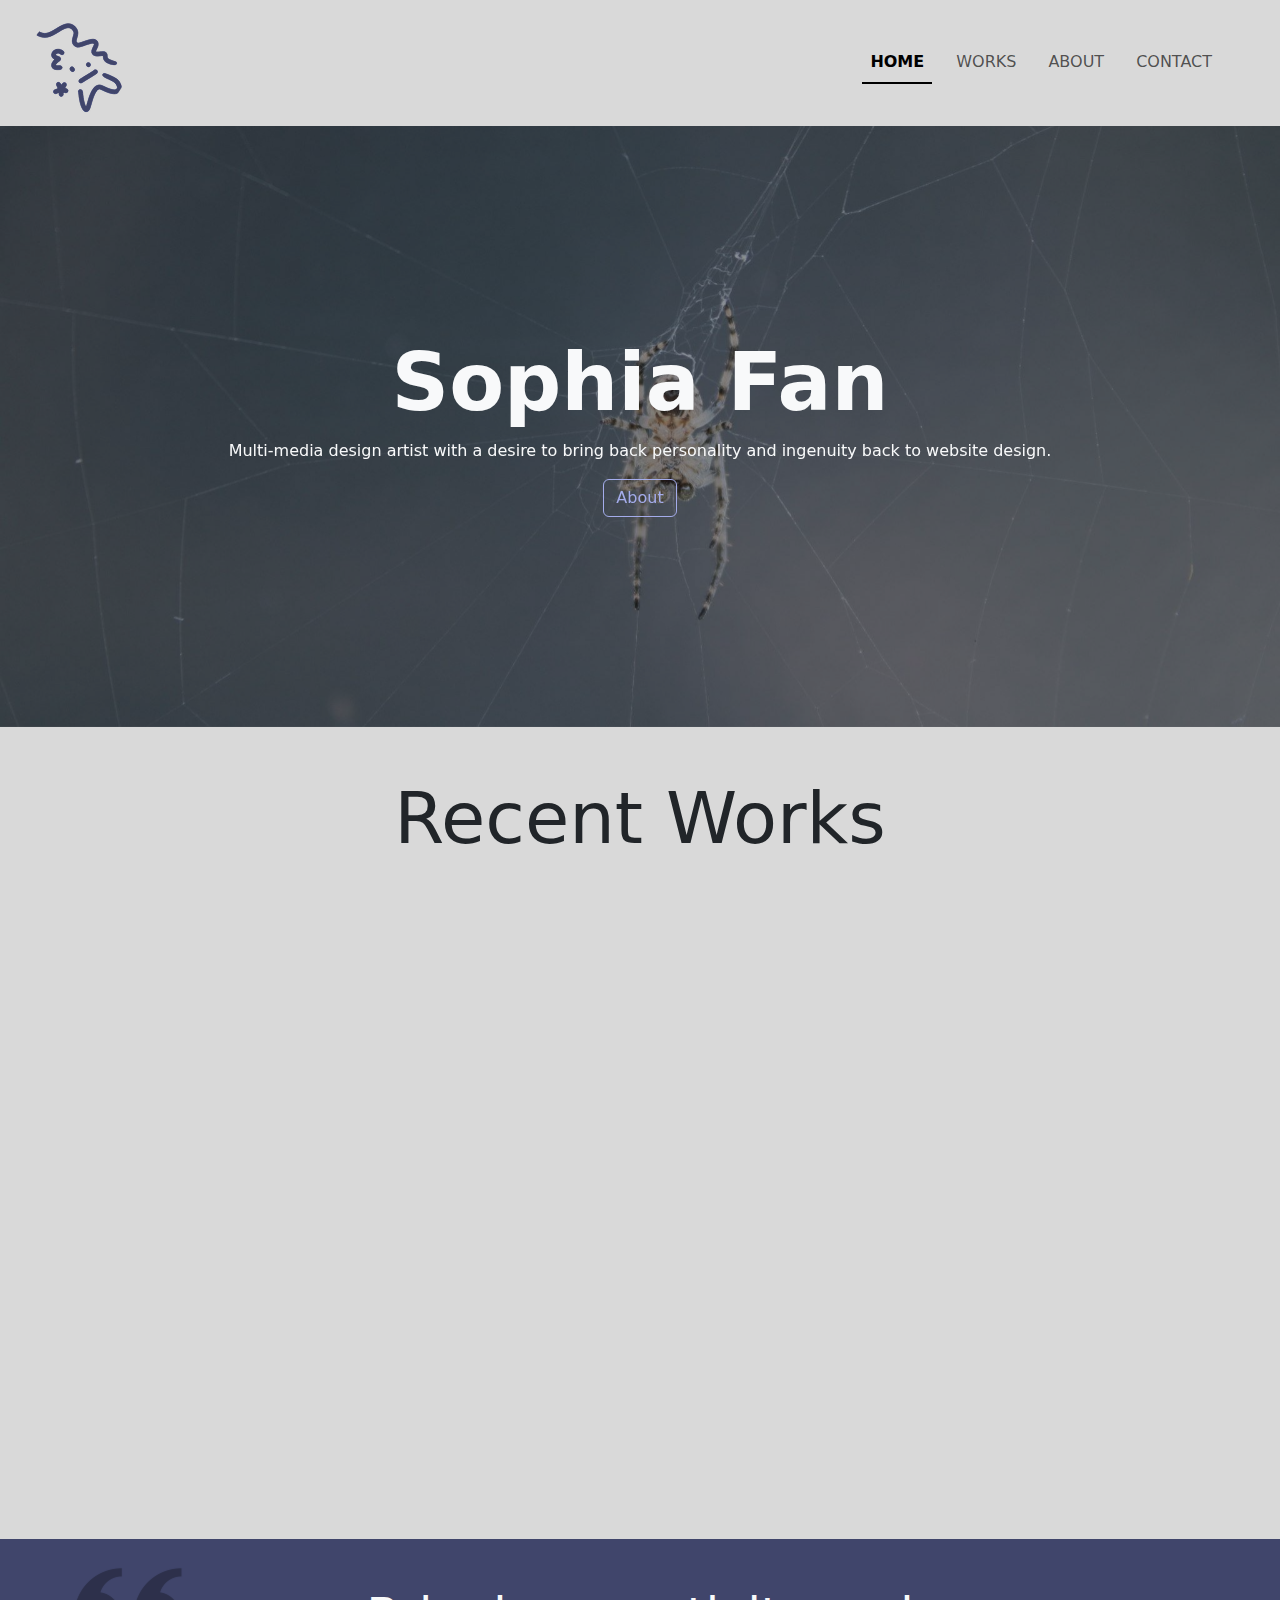
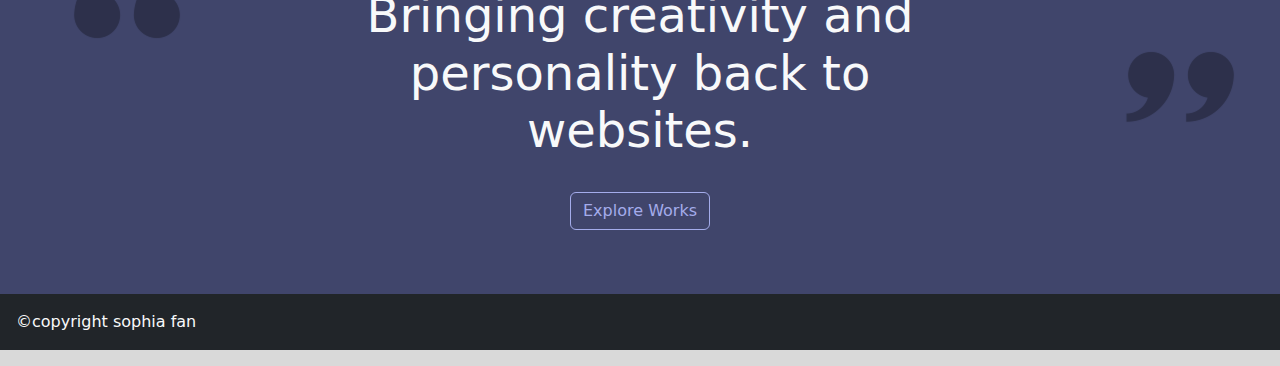
<file: index.html>
<!DOCTYPE html>
<html lang="en" itemscope itemtype="https://schema.org/WebSite">
<head>
    <meta charset="UTF-8">
    <meta name="viewport" content="width=device-width, initial-scale=1.0">
    <title>Portfolio</title>
    <!-- bootstrap CSS -->
    <link href="https://cdn.jsdelivr.net/npm/bootstrap@5.3.3/dist/css/bootstrap.min.css" rel="stylesheet"
        integrity="sha384-QWTKZyjpPEjISv5WaRU9OFeRpok6YctnYmDr5pNlyT2bRjXh0JMhjY6hW+ALEwIH" crossorigin="anonymous">
    <!-- bootsrap icons -->
    <link rel="stylesheet" href="https://cdn.jsdelivr.net/npm/bootstrap-icons@1.11.3/font/bootstrap-icons.min.css">
    <!-- AOS -->
    <link rel="stylesheet" href="https://unpkg.com/aos@next/dist/aos.css">
    <!-- Custom CSS -->
     <link rel="stylesheet" href="css/main.css">

</head>

<!-- adding an id so I can later edit page specific elements -->
<body id="home" itemscope itemtype="https://schema.org/WebPage">
    
    <!-- skiplinks -->
    <div id="skip-links" aria-label="Skip links">  
        <a href="#main-content" class="visually-hidden-focusable btn btn-primary m-2">
            Skip to main content
          </a>
          <a href="#footer" class="visually-hidden-focusable btn btn-primary m-2">
            Skip to footer  
          </a>
    </div>


    <div id="container" class="overflow-hidden">
    <header role="banner">
      <nav class="navbar navbar-expand-lg" role="navigation" aria-label="Main navigation" itemscope itemtype="https://schema.org/SiteNavigationElement">
            <div class="container-fluid">
                <a class="navbar-brand mx-3" href="index.html" itemprop="url">
                    <img src="images/decor/logo.png" alt="Sophia Fan Logo" itemprop="image">
                </a>

                <!-- NAVBAR toggle -->
                <button class="navbar-toggler" type="button" data-bs-toggle="collapse"
                    data-bs-target="#navbarSupportedContent" aria-controls="navbarSupportedContent"
                    aria-expanded="false" aria-label="Toggle navigation">
                    <span class="navbar-toggler-icon"></span>
                </button>

                <!-- NAV -->
                <div class="collapse navbar-collapse justify-content-end me-5" id="navbarSupportedContent">
                    <ul class="nav navbar-nav nav-underline align-content-center">
                        <li class="nav-item">
                            <a class="nav-link active text-center text-uppercase" aria-current="page" href="index.html">Home</a>
                        </li>
                        
                        <li class="nav-item">
                            <a class="nav-link text-center text-uppercase" href="works.html">Works</a>
                        </li>

                        <li class="nav-item">
                            <a class="nav-link text-center text-uppercase" href="#">About</a>
                        </li>

                        <li class="nav-item">
                            <a class="nav-link text-center text-uppercase" href="contact.html">Contact</a>
                        </li>
                    </ul>
                </div>

            </div>
        </nav>

        <div class="position-relative">
            <!-- Carousel -->
            <div id="carouselExampleSlidesOnly" class="carousel slide carousel-fade" data-bs-ride="carousel">
              <div class="carousel-inner">
                <div class="carousel-item active">
                  <img src="images/carousel/Fan_S_Composition_02.jpg" class="d-block w-100" alt="hero image 1">
                </div>
                <div class="carousel-item">
                  <img src="images/carousel/Fan_S_Composition_03.jpg" class="d-block w-100" alt="hero image 2">
                </div>
                <div class="carousel-item">
                  <img src="images/carousel/Fan_S_Composition_06.jpg" class="d-block w-100" alt="hero image 3">
                </div>
              </div>
            </div>
          
            <!-- Classes make it so the text and dark background overlap the carousel and stays in the center of the y axis consistantly -->
            <!-- Hero Content -->
            <div id="hero-content" class="position-absolute top-0 start-0 w-100 h-100 d-flex align-items-center justify-content-center text-center text-light bg-dark bg-opacity-50 z-3">
              <div class="container-xl px-4">
                <h1 class="display-1 fw-bold" itemprop="name">Sophia Fan</h1>
                <p itemprop="description">Multi-media design artist with a desire to bring back personality and ingenuity back to website design.</p>
                <a href="#" class="btn btn-outline-primary" role="button">About</a>
              </div>
            </div>
          </div>
                  
    </header>

    <main id="main-content" role="main">
        <section id="home-recent" class="mt-5">
            <h2 class="display-2 text-center">Recent Works</h2>
          
            <!-- Grid makes it so its stacked on mobile and tablet but side by side on desktop -->
            <div class="row row-cols-1 row-cols-lg-3 g-4 mt-4">
          
              <!-- Seperate div and id names for easier seperation -->
               <!-- Added a scrolling animation from AOS -->
              <div class="col" data-aos="zoom-in">
                <div id="vector-me" class="text-center" itemscope itemtype="https://schema.org/CreativeWork">
                  <img src="images/gallery/vector-gallery.png" alt="An illustrator vectorization of a portrait" class="img-fluid rounded mx-auto d-block" itemprop="image">
                  <h5 class="display-5 mt-2" itemprop="headline">Image Vectorization:</h5>
                  <p class="w-75 mx-auto" itemprop="description">
                    Turned a photograph into a vector, retro image with the use of Illustrator.
                  </p>
                </div>
              </div>
          
              <div class="col" data-aos="zoom-in">
                <div id="cat-fish" class="text-center" itemscope itemtype="https://schema.org/CreativeWork">
                  <img src="images/gallery/fish-gallery.png" alt="A cat with a fish blended onto its face" class="img-fluid rounded mx-auto d-block" itemprop="image">
                  <h5 class="display-5 mt-2" itemprop="headline">Animal Merges:</h5>
                  <p class="w-75 mx-auto" itemprop="description">
                    Merged two animals together into one with Photoshop tools.
                  </p>
                </div>
              </div>
          
              <div class="col" data-aos="zoom-in">
                <div id="cat-rob" class="text-center" itemscope itemtype="https://schema.org/CreativeWork">
                  <img src="images/gallery/cat-gallery.png" alt="A mobile app icon of a cat in jail" class="img-fluid rounded mx-auto d-block" itemprop="image">
                  <h5 class="display-5 mt-2" itemprop="headline">Mobile App Icon:</h5>
                  <p class="w-75 mx-auto" itemprop="description">
                    Created a vector image in Illustrator to function as an icon for a mobile game.
                  </p>
                </div>
              </div>
          
            </div>
          </section>


          <!-- Quotation section -->
          <div id="home-quote" class="mt-5 text-center container-fluid py-5">
          
            <!-- Quotation -->
            <div class="d-flex flex-wrap gap-2 px-3">
              <img src="images/home/quote-start.png" alt="start quote" 
              class="position-absolute translate-middle-y img-fluid mt-3">

              <img src="images/home/quote-end.png" alt="end quote" 
              class="position-absolute end-0 translate-end-y img-fluid mb-3">

              <p class="display-5 mb-0 text-light z-2 mx-auto w-50">Bringing creativity and personality back to websites.</p>
            </div>
          
            <div class="mt-3">
              <a href="works.html" class="btn btn-outline-primary my-3" role="button">Explore Works</a>
            </div>
          </div>
          
    </main>

    <!-- Footer -->
    <footer id="footer" class="bg-dark" role="contentinfo">
        <p class="text-light py-3 ms-3">&copy;copyright sophia fan</p>
    </footer>

    </div>


        <!-- AOS -->
        <script src="https://unpkg.com/aos@next/dist/aos.js"></script>
        <script>
          AOS.init();
        </script>

        <!-- Bootstrap JS -->
        <script src="https://cdn.jsdelivr.net/npm/bootstrap@5.3.3/dist/js/bootstrap.bundle.min.js"
        integrity="sha384-YvpcrYf0tY3lHB60NNkmXc5s9fDVZLESaAA55NDzOxhy9GkcIdslK1eN7N6jIeHz"
        crossorigin="anonymous"></script>
</body>
</html>
</file>
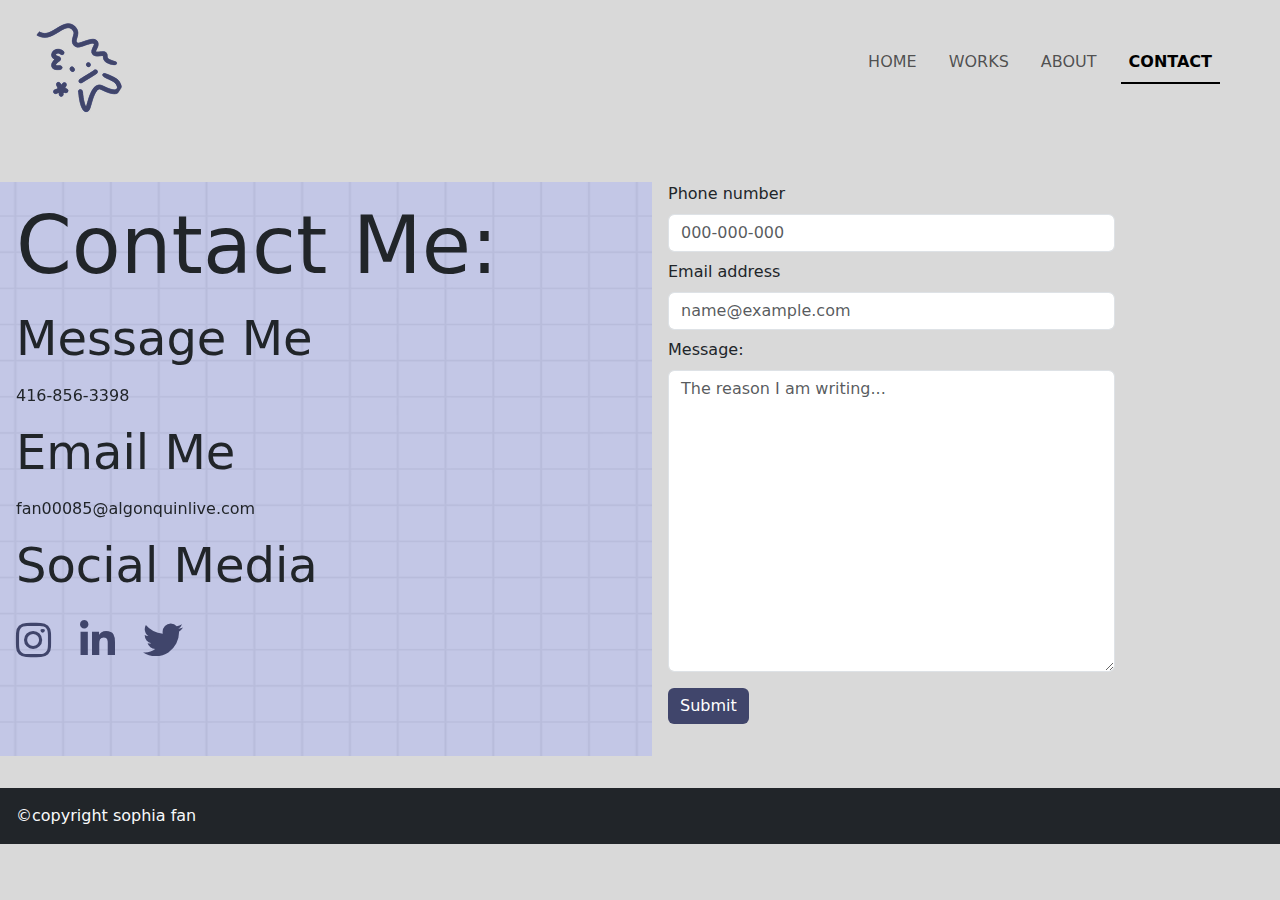
<file: contact.html>
<!DOCTYPE html>
<html lang="en" itemscope itemtype="https://schema.org/WebSite">
<head>
    <meta charset="UTF-8">
    <meta name="viewport" content="width=device-width, initial-scale=1.0">
    <title>Portfolio Works</title>
    <!-- bootstrap CSS -->
    <link href="https://cdn.jsdelivr.net/npm/bootstrap@5.3.3/dist/css/bootstrap.min.css" rel="stylesheet"
        integrity="sha384-QWTKZyjpPEjISv5WaRU9OFeRpok6YctnYmDr5pNlyT2bRjXh0JMhjY6hW+ALEwIH" crossorigin="anonymous">
    <!-- bootsrap icons -->
    <link rel="stylesheet" href="https://cdn.jsdelivr.net/npm/bootstrap-icons@1.11.3/font/bootstrap-icons.min.css">
    <!-- AOS -->
    <link rel="stylesheet" href="https://unpkg.com/aos@next/dist/aos.css">
    <!-- font awesome -->
    <link rel="stylesheet" href="https://cdnjs.cloudflare.com/ajax/libs/font-awesome/6.5.0/css/all.min.css">
    <!-- Custom CSS -->
     <link rel="stylesheet" href="css/main.css">
</head>

<!-- seperate id for stylization -->

<body id="contact" itemscope itemtype="https://schema.org/WebPage">
    <!-- skiplinks -->
    <div id="skip-links" aria-label="Skip links">  
        <a href="#main-content" class="visually-hidden-focusable btn btn-primary m-2">
            Skip to main content
          </a>
          <a href="#footer" class="visually-hidden-focusable btn btn-primary m-2">
            Skip to footer  
          </a>
    </div>

    <!-- navigation is the same -->
    <div id="container" class="overflow-hidden">
        <header role="banner">
            <nav class="navbar navbar-expand-lg" role="navigation" aria-label="Main navigation" itemscope itemtype="https://schema.org/SiteNavigationElement">
                <div class="container-fluid">
                    <a class="navbar-brand mx-3" href="index.html" itemprop="url">
                        <img src="images/decor/logo.png" alt="Sophia Fan Logo" itemprop="image">
                    </a>
    
                    <!-- NAVBAR toggle -->
                    <button class="navbar-toggler" type="button" data-bs-toggle="collapse"
                        data-bs-target="#navbarSupportedContent" aria-controls="navbarSupportedContent"
                        aria-expanded="false" aria-label="Toggle navigation">
                        <span class="navbar-toggler-icon"></span>
                    </button>
    
                    <!-- NAV -->
                    <div class="collapse navbar-collapse justify-content-end me-5" id="navbarSupportedContent">
                        <ul class="nav navbar-nav nav-underline align-content-center">
                            <li class="nav-item">
                                <a class="nav-link text-center text-uppercase" aria-current="page" href="index.html">Home</a>
                            </li>
                            
                            <li class="nav-item">
                                <a class="nav-link text-center text-uppercase" href="works.html">Works</a>
                            </li>
    
                            <li class="nav-item">
                                <a class="nav-link text-center text-uppercase" href="#">About</a>
                            </li>
    
                            <li class="nav-item">
                                <a class="nav-link active text-center text-uppercase" href="contact.html">Contact</a>
                            </li>
                        </ul>
                    </div>
    
                </div>
            </nav>
        </header>

        <main id="main-content" role="main" itemscope itemtype="https://schema.org/ContactPage">

            <div class="row row-cols-1 row-cols-lg-2 g-4 mt-4">
          
                <!-- Seperate div and id names for easier seperation -->
                <div class="col my-2 py-4" data-aos="zoom-in">
                    <img src="images/decor/purple-grid.png" alt="" class="position-absolute z-n1 w-100 h-100" aria-hidden="true">

                    <h1 class="display-1 my-3 mx-3">Contact Me:</h1>
                    <h2 class="display-5 my-3 mx-3">Message Me</h3>
                    <p class="mx-3" itemprop="telephone">416-856-3398</p>

                    <h2 class="display-5 my-3 mx-3">Email Me</h3>
                    <p class="mx-3" itemprop="email">fan00085@algonquinlive.com</p>

                    <h2 class="display-5 my-3 mx-3">Social Media</h3>
                        <div id="socials" class="mx-3 fs-1" aria-label="Social Media Links">
                            <a href="https://instagram.com" target="_blank" aria-label="Instagram profile"><i class="fab fa-instagram me-3"></i></a>
                            <a href="https://linkedin.com" target="_blank" aria-label="LinkedIn profile"><i class="fab fa-linkedin-in me-3"></i></a>
                            <a href="https://x.com/" target="_blank" aria-label="X (formerly Twitter) profile"><i class="fab fa-twitter me-3"></i></a>
                          </div>
                          
                </div>
            
                <!-- contact form -->
                <div class="col" role="form" aria-labelledby="form-heading">
                    
                    <form itemscope itemtype="https://schema.org/ContactForm">
                        <meta itemprop="name" content="Contact Form">
                        <h2 id="form-heading" class="visually-hidden">Contact Form</h2>

                        <!-- Phone -->
                        <div class="form-group mx-3">
                          <label for="phone" class="my-2">Phone number</label>
                          <input type="tel" class="form-control w-75" id="phone-input" placeholder="000-000-000" itemprop="telephone">
                        </div>

                        <!-- Email -->
                        <div class="form-group mx-3">
                            <label for="email" class="my-2">Email address</label>
                            <input type="email" class="form-control w-75" id="email-input" placeholder="name@example.com" itemprop="email">
                          </div>
                    
                        <div class="form-group mx-3">
                          <label for="message" class="my-2">Message:</label>
                          <textarea class="form-control w-75" id="message-input" rows="12" placeholder="The reason I am writing..." itemprop="message"></textarea>
                        </div>

                        <button type="submit" class="btn btn-primary mx-3 my-3">Submit</button>

                      </form>
                </div>
        </main>

            <!-- Footer, same as every page -->
    <footer id="footer" class="bg-dark mt-5" role="contentinfo">
        <p class="text-light py-3 ms-3">&copy;copyright sophia fan</p>
    </footer>
        </div>


    <!-- script -->
        <!-- AOS -->
        <script src="https://unpkg.com/aos@next/dist/aos.js"></script>
        <script>
          AOS.init();
        </script>

        <!-- Bootstrap JS -->
        <script src="https://cdn.jsdelivr.net/npm/bootstrap@5.3.3/dist/js/bootstrap.bundle.min.js"
        integrity="sha384-YvpcrYf0tY3lHB60NNkmXc5s9fDVZLESaAA55NDzOxhy9GkcIdslK1eN7N6jIeHz"
        crossorigin="anonymous"></script>
</body>
</html>
</file>
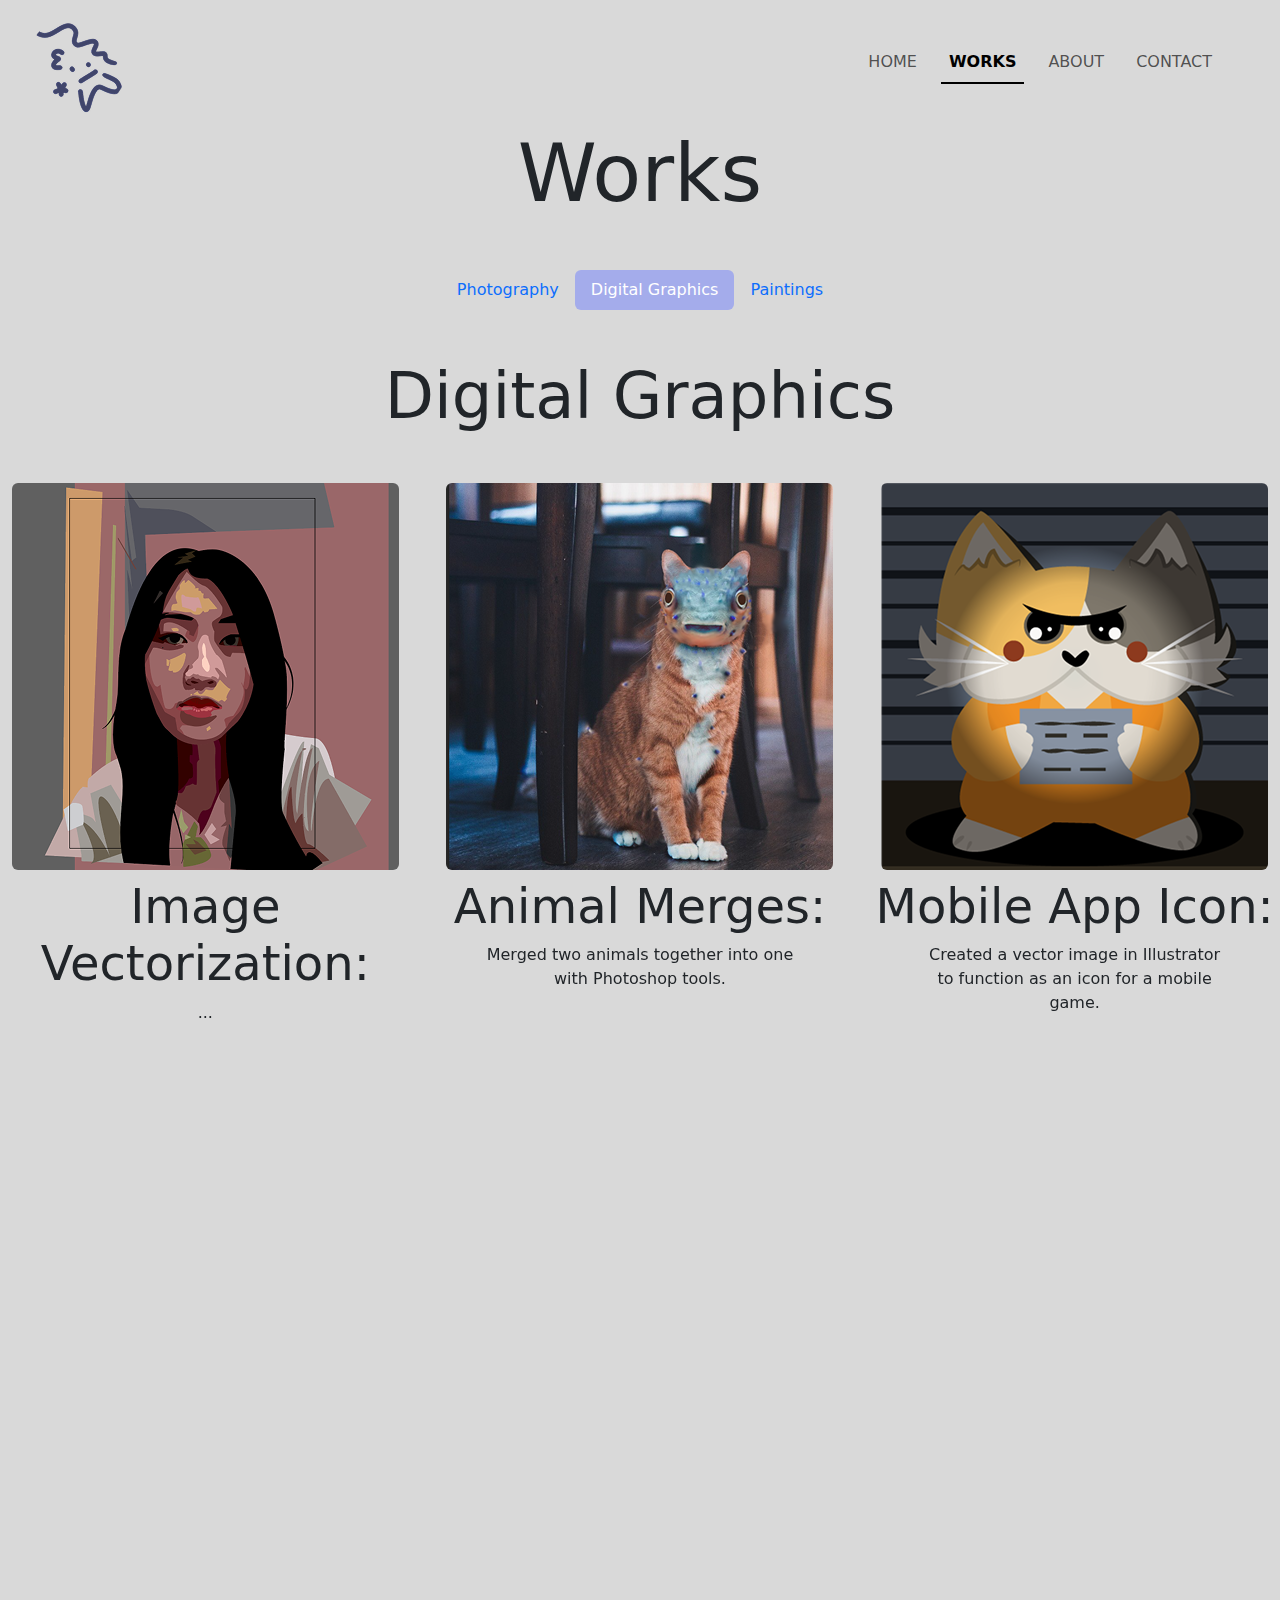
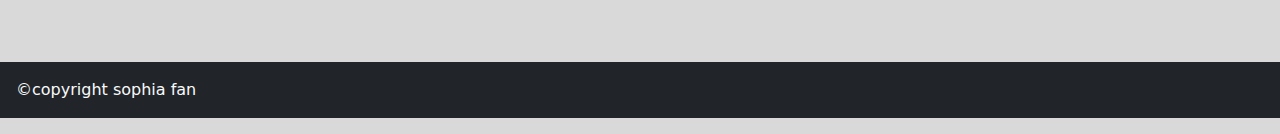
<file: works.html>
<!DOCTYPE html>
<html lang="en" itemscope itemtype="https://schema.org/WebSite">
<head>
    <meta charset="UTF-8">
    <meta name="viewport" content="width=device-width, initial-scale=1.0">
    <title>Portfolio Works</title>
    <!-- bootstrap CSS -->
    <link href="https://cdn.jsdelivr.net/npm/bootstrap@5.3.3/dist/css/bootstrap.min.css" rel="stylesheet"
        integrity="sha384-QWTKZyjpPEjISv5WaRU9OFeRpok6YctnYmDr5pNlyT2bRjXh0JMhjY6hW+ALEwIH" crossorigin="anonymous">
    <!-- bootsrap icons -->
    <link rel="stylesheet" href="https://cdn.jsdelivr.net/npm/bootstrap-icons@1.11.3/font/bootstrap-icons.min.css">
    <!-- AOS -->
    <link rel="stylesheet" href="https://unpkg.com/aos@next/dist/aos.css">
    <!-- Custom CSS -->
     <link rel="stylesheet" href="css/main.css">
</head>
<body id="contact" itemscope itemtype="https://schema.org/WebPage">


      <!-- skiplinks -->
      <div id="skip-links" aria-label="Skip links">  
        <a href="#main-content" class="visually-hidden-focusable btn btn-primary m-2">
            Skip to main content
          </a>
          <a href="#footer" class="visually-hidden-focusable btn btn-primary m-2">
            Skip to footer  
          </a>
    </div>

    <!-- navigation is the same -->
    <div id="container" class="overflow-hidden">
        <header role="banner">
          <nav class="navbar navbar-expand-lg" role="navigation" aria-label="Main navigation" itemscope itemtype="https://schema.org/SiteNavigationElement">

                <div class="container-fluid">
                    <a class="navbar-brand mx-3" href="index.html" itemprop="url">
                        <img src="images/decor/logo.png" alt="Sophia Fan Logo" itemprop="image">
                    </a>
    
                    <!-- NAVBAR toggle -->
                    <button class="navbar-toggler" type="button" data-bs-toggle="collapse"
                        data-bs-target="#navbarSupportedContent" aria-controls="navbarSupportedContent"
                        aria-expanded="false" aria-label="Toggle navigation">
                        <span class="navbar-toggler-icon"></span>
                    </button>
    
                    <!-- NAV -->
                    <div class="collapse navbar-collapse justify-content-end me-5" id="navbarSupportedContent">
                        <ul class="nav navbar-nav nav-underline align-content-center">
                            <li class="nav-item">
                                <a class="nav-link text-center text-uppercase" aria-current="page" href="index.html">Home</a>
                            </li>
                            
                            <li class="nav-item">
                                <a class="nav-link active text-center text-uppercase" href="works.html">Works</a>
                            </li>
    
                            <li class="nav-item">
                                <a class="nav-link text-center text-uppercase" href="#">About</a>
                            </li>
    
                            <li class="nav-item">
                                <a class="nav-link text-center text-uppercase" href="contact.html">Contact</a>
                            </li>
                        </ul>
                    </div>
    
                </div>
            </nav>
                      
        </header>

        <main id="main-content" role="main">
        <section id="works-start" role="region" aria-labelledby="works-heading" itemprop="hasPart">
          <h1 id="works-heading" class="display-1 text-center" itemprop="name">Works</h1>
        
            <nav class="my-5">
              <ul class="nav nav-pills justify-content-center">

                <li class="nav-item">
                  <a class="nav-link" aria-current="page" href="#">Photography</a>
                </li>

                <li class="nav-item">
                  <a class="nav-link active" href="#">Digital Graphics</a>
                </li>

                <li class="nav-item">
                  <a class="nav-link" href="#">Paintings</a>
                </li>
              </ul>
            </nav>
            <h3 class="display-3 text-center">Digital Graphics</h3>
        </section>

        <div>
            <div class="col" data-aos="zoom-in">
                <div class="row row-cols-1 row-cols-md-2 row-cols-lg-3 g-4 mt-4 mb-5">
                    <!-- img 1 -->
                    <div class="col" data-aos="zoom-in">
                      <div id="vector-me" class="text-center" itemscope itemtype="https://schema.org/CreativeWork">
                        <div itemprop="image" itemscope itemtype="https://schema.org/ImageObject">
                          <img src="images/gallery/vector-gallery.png" alt="An illustrator vectorization of a portrait" class="img-fluid rounded mx-auto d-block" itemprop="url">
                        </div>
                        <h5 class="display-5 mt-2" itemprop="headline">Image Vectorization:</h5>
                        <p class="w-75 mx-auto" itemprop="description">...</p>
                      </div>
                      
                    </div>
                  
                    <!-- img 2 -->
                    <div class="col" data-aos="zoom-in">
                      <div id="cat-fish" class="text-center" itemscope itemtype="https://schema.org/CreativeWork">
                        <div itemprop="image" itemscope itemtype="https://schema.org/ImageObject">
                          <img src="images/gallery/fish-gallery.png" alt="An illustrator vectorization of a portrait" class="img-fluid rounded mx-auto d-block" itemprop="url">
                        </div>
                        <h5 class="display-5 mt-2" itemprop="headline">Animal Merges:</h5>
                        <p class="w-75 mx-auto" itemprop="description">
                          Merged two animals together into one with Photoshop tools.
                        </p>
                      </div>
                    </div>
                  
                    <!-- img 3 -->
                    <div class="col" data-aos="zoom-in">
                      <div id="cat-rob" class="text-center" itemscope itemtype="https://schema.org/CreativeWork">
                        <div itemprop="image" itemscope itemtype="https://schema.org/ImageObject">
                          <img src="images/gallery/cat-gallery.png" alt="A mobile app icon of a cat in jail" class="img-fluid rounded mx-auto d-block" itemprop="url">
                        </div>
                        <!-- <img src="images/gallery/cat-gallery.png" alt="A mobile app icon of a cat in jail" class="img-fluid rounded mx-auto d-block" itemprop="image"> -->
                        <h5 class="display-5 mt-2" itemprop="headline">Mobile App Icon:</h5>
                        <p class="w-75 mx-auto" itemprop="description">
                          Created a vector image in Illustrator to function as an icon for a mobile game.
                        </p>
                      </div>
                    </div>
                  
                    <!-- img 4 -->
                    <div class="col" data-aos="zoom-in">
                      <div class="text-center" itemscope itemtype="https://schema.org/CreativeWork">
                        <div itemprop="image" itemscope itemtype="https://schema.org/ImageObject">
                          <img src="images/gallery/poster-gallery.png" alt="An illustrator vectorization of a portrait" class="img-fluid rounded mx-auto d-block" itemprop="url">
                        </div>
                        <!-- <img src="images/gallery/poster-gallery.png" alt="An illustrator vectorization of a portrait" class="img-fluid rounded mx-auto d-block" itemprop="image"> -->
                        <h5 class="display-5 mt-2" itemprop="headline">Mock Poster:</h5>
                        <p class="w-75 mx-auto" itemprop="description">
                            Using photoshop tools to create a poster for a mock up movie. 
                        </p>
                      </div>
                    </div>
                  
                    <!-- img 5 -->
                    <div class="col" data-aos="zoom-in">
                      <div class="text-center" itemscope itemtype="https://schema.org/CreativeWork">
                        <div itemprop="image" itemscope itemtype="https://schema.org/ImageObject">
                          <img src="images/gallery/orange-gallery.png" alt="A cat with a fish blended onto its face" class="img-fluid rounded mx-auto d-block" itemprop="url">
                        </div>
                        <!-- <img src="images/gallery/orange-gallery.png" alt="A cat with a fish blended onto its face" class="img-fluid rounded mx-auto d-block" itemprop="image"> -->
                        <h5 class="display-5 mt-2" itemprop="headline">Ugly Fat Orange:</h5>
                        <p class="w-75 mx-auto" itemprop="description">
                            Mixed media of painting and digital graphics. Image of an ignored orange. 
                        </p>
                      </div>
                    </div>
                  
                    <!-- img 6 -->
                    <div class="col" data-aos="zoom-in">
                        <div class="text-center" itemscope itemtype="https://schema.org/CreativeWork">
                          <div itemprop="image" itemscope itemtype="https://schema.org/ImageObject">
                            <img src="images/gallery/pear-gallery.png" alt="A cat with a fish blended onto its face" class="img-fluid rounded mx-auto d-block" itemprop="url">
                          </div>
                          <!-- <img src="images/gallery/pear-gallery.png" alt="A cat with a fish blended onto its face" class="img-fluid rounded mx-auto d-block" itemprop="image"> -->
                          <h5 class="display-5 mt-2" itemprop="headline">Mango or Pear:</h5>
                          <p class="w-75 mx-auto" itemprop="description">
                            Mixed media of painting and digital graphics. Image of an overly observed pear.
                          </p>
                        </div>
                      </div>
                  
              </div>
        </div>
        </div>
    </main>

    <!-- Footer, same as every page -->
    <footer id="footer" class="bg-dark mt-5" role="contentinfo">
        <p class="text-light py-3 ms-3">&copy;copyright sophia fan</p>
    </footer>
    </div>


<!-- script -->
        <!-- AOS -->
        <script src="https://unpkg.com/aos@next/dist/aos.js"></script>
        <script>
          AOS.init();
        </script>

        <!-- Bootstrap JS -->
        <script src="https://cdn.jsdelivr.net/npm/bootstrap@5.3.3/dist/js/bootstrap.bundle.min.js"
        integrity="sha384-YvpcrYf0tY3lHB60NNkmXc5s9fDVZLESaAA55NDzOxhy9GkcIdslK1eN7N6jIeHz"
        crossorigin="anonymous"></script>
</body>
</html>
</file>
<file: css/main.css>
/* Colour adjust to easily change colours of bootstrap presets*/
:root{
    --bs-primary:#40456B;
    --bs-secondary:#A4ACEB;
}


.btn-outline-primary {
    --bs-btn-color: var(--bs-secondary);
    --bs-btn-border-color: var(--bs-secondary);
    --bs-btn-hover-color: var(--bs-primary);
    --bs-btn-hover-bg: var(--bs-secondary);
    --bs-btn-hover-border-color: var(--bs-secondary);
    --bs-btn-active-color: var(--bs-primary);
    --bs-btn-active-bg: var(--bs-secondary);
    --bs-btn-active-border-color: var(--bs-secondary);
}

body {
    background-color: #D9D9D9;
}

.home-quote {
    background-color: #A4ACEB;
}

#home-quote{
    background-color: var(--bs-primary);
}

/* Works --- */

#works .nav-pills .nav-link {
  color: black; 
}

.nav-pills .nav-link:hover {
  background-color: var(--bs-secondary);
}

.nav-pills .nav-link.active {
  background-color: var(--bs-secondary);
}

i {
    color: var(--bs-primary);
}

i:hover {
    color: var(--bs-secondary);
}

.btn-primary {
    --bs-btn-color: white;
    --bs-btn-bg: var(--bs-primary);
    --bs-btn-border-color: none;
    --bs-btn-hover-color: var(--bs-primary);
    --bs-btn-hover-bg: var(--bs-secondary);
    --bs-btn-hover-border-color: var(--bs-secondary);
    --bs-btn-active-color: var(--bs-primary);
    --bs-btn-active-bg: var(--bs-secondary);
    --bs-btn-active-border-color: var(--bs-secondary);
}
</file>
